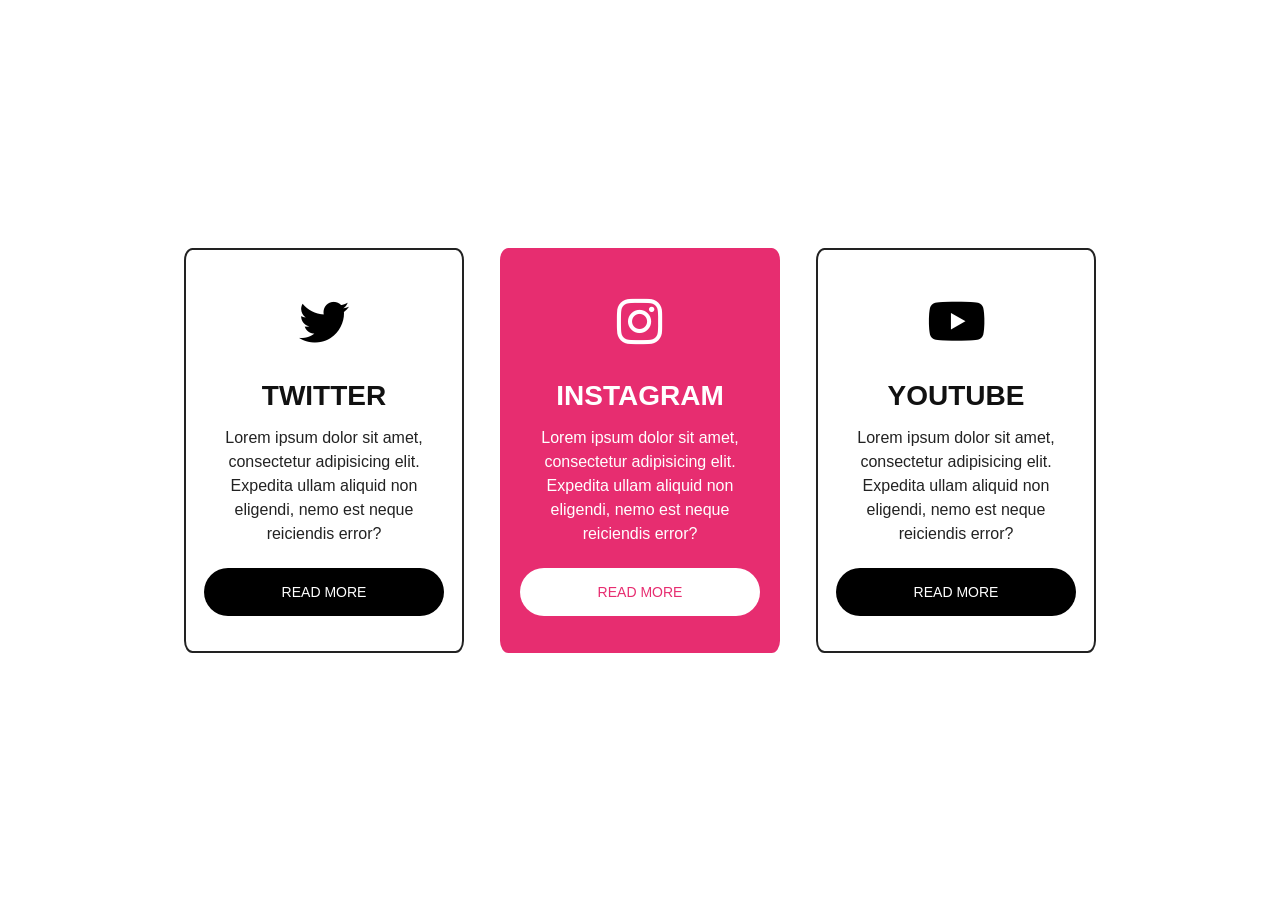
<file: index.html>
<!DOCTYPE html>
<html lang="en">
<head>
    <meta charset="UTF-8">
    <meta name="viewport" content="width=device-width, initial-scale=1.0">

    <title>Cardbox</title>

    <link rel="stylesheet" 
          href="https://cdnjs.cloudflare.com/ajax/libs/font-awesome/6.5.2/css/all.min.css">

    <!-- CSS File -->
    <link rel="stylesheet" href="cardbox.css">
</head>

<body>

    <section class="cards-container">

        <!-- Twitter Card -->
        <div class="card">
            <div class="icon twitter">
                <i class="fa-brands fa-twitter"></i>
            </div>

            <h2>TWITTER</h2>

            <p>
                Lorem ipsum dolor sit amet,<br>
                consectetur adipisicing elit.<br>
                Expedita ullam aliquid non<br>
                eligendi, nemo est neque<br>
                reiciendis error?
            </p>

            <a href="#" class="btn">READ MORE</a>
        </div>


        <!-- Instagram Card -->
        <div class="card instagram-card">
            <div class="icon">
                <i class="fa-brands fa-instagram"></i>
            </div>

            <h2>INSTAGRAM</h2>

            <p>
                Lorem ipsum dolor sit amet,<br>
                consectetur adipisicing elit.<br>
                Expedita ullam aliquid non<br>
                eligendi, nemo est neque<br>
                reiciendis error?
            </p>

            <a href="#" class="btn">READ MORE</a>
        </div>


        <!-- YouTube Card -->
        <div class="card">
            <div class="icon youtube">
                <i class="fa-brands fa-youtube"></i>
            </div>

            <h2>YOUTUBE</h2>

            <p>
                Lorem ipsum dolor sit amet,<br>
                consectetur adipisicing elit.<br>
                Expedita ullam aliquid non<br>
                eligendi, nemo est neque<br>
                reiciendis error?
            </p>

            <a href="#" class="btn">READ MORE</a>
        </div>

    </section>

</body>
</html>
</file>
<file: cardbox.css>
* {
    margin: 0;
    padding: 0;
    box-sizing: border-box;
}

body {
    font-family: Arial, Helvetica, sans-serif;
    background-color: white;
    min-height: 100vh;

    display: flex;
    justify-content: center;
    align-items: center;

    padding: 40px 20px;
}


/* Cards Container */
.cards-container {
    display: flex;
    justify-content: center;
    align-items: stretch;
    gap: 36px;

    width: 100%;
    max-width: 900px;
}


/* Individual Card */
.card {
    width: 280px;
    min-height: 400px;

    border: 2px solid #222;
    border-radius: 3%;

    padding: 35px 18px;

    text-align: center;

    display: flex;
    flex-direction: column;
    align-items: center;

    background-color: white;
}


/* Icons */
.icon {
    font-size: 52px;
    height: 75px;

    display: flex;
    align-items: center;
    justify-content: center;

    color: black;
}

.twitter {
    font-size: 50px;
}

.youtube {
    font-size: 52px;
}


/* Heading */
.card h2 {
    font-size: 28px;
    margin: 20px 0 14px;

    font-weight: 800;
    color: #111;
}


/* Paragraph */
.card p {
    font-size: 16px;
    line-height: 24px;

    color: #222;

    margin-bottom: 22px;
}


/* Button */
.btn {
    width: 240px;
    height: 48px;

    display: flex;
    align-items: center;
    justify-content: center;

    margin-top: auto;

    background-color: black;
    color: white;

    text-decoration: none;

    border-radius: 30px;

    font-size: 14px;
}


/* Instagram Card */
.instagram-card {
    background-color: #e72d70;
    border-color: #e72d70;
    color: white;
}


/* Instagram icon */
.instagram-card .icon {
    color: white;
}


/* Instagram heading */
.instagram-card h2 {
    color: white;
}


/* Instagram paragraph */
.instagram-card p {
    color: white;
}


/* Instagram button */
.instagram-card .btn {
    background-color: white;
    color: #e72d70;
}


/* Hover Effects */
.btn {
    transition: 0.3s ease;
}

.card:not(.instagram-card) .btn:hover {
    background-color: #e72d70;
}

.instagram-card .btn:hover {
    background-color: black;
    color: white;
}


/* ----------------------------- */
/* RESPONSIVE DESIGN */
/* ----------------------------- */


/* Tablets */
@media (max-width: 900px) {

    .cards-container {
        gap: 20px;
    }

    .card {
        width: 30%;
        min-height: 390px;
    }

    .btn {
        width: 100%;
    }
}


/* Mobile */
@media (max-width: 700px) {

    body {
        padding: 30px 20px;
    }

    .cards-container {
        flex-direction: column;
        align-items: center;
        gap: 25px;
    }

    .card {
        width: 100%;
        max-width: 350px;
        min-height: 400px;
    }

    .btn {
        max-width: 280px;
    }
}


/* Small Phones */
@media (max-width: 400px) {

    .card {
        min-height: 380px;
        padding: 30px 15px;
    }

    .card h2 {
        font-size: 24px;
    }

    .card p {
        font-size: 15px;
        line-height: 22px;
    }
}
</file>
